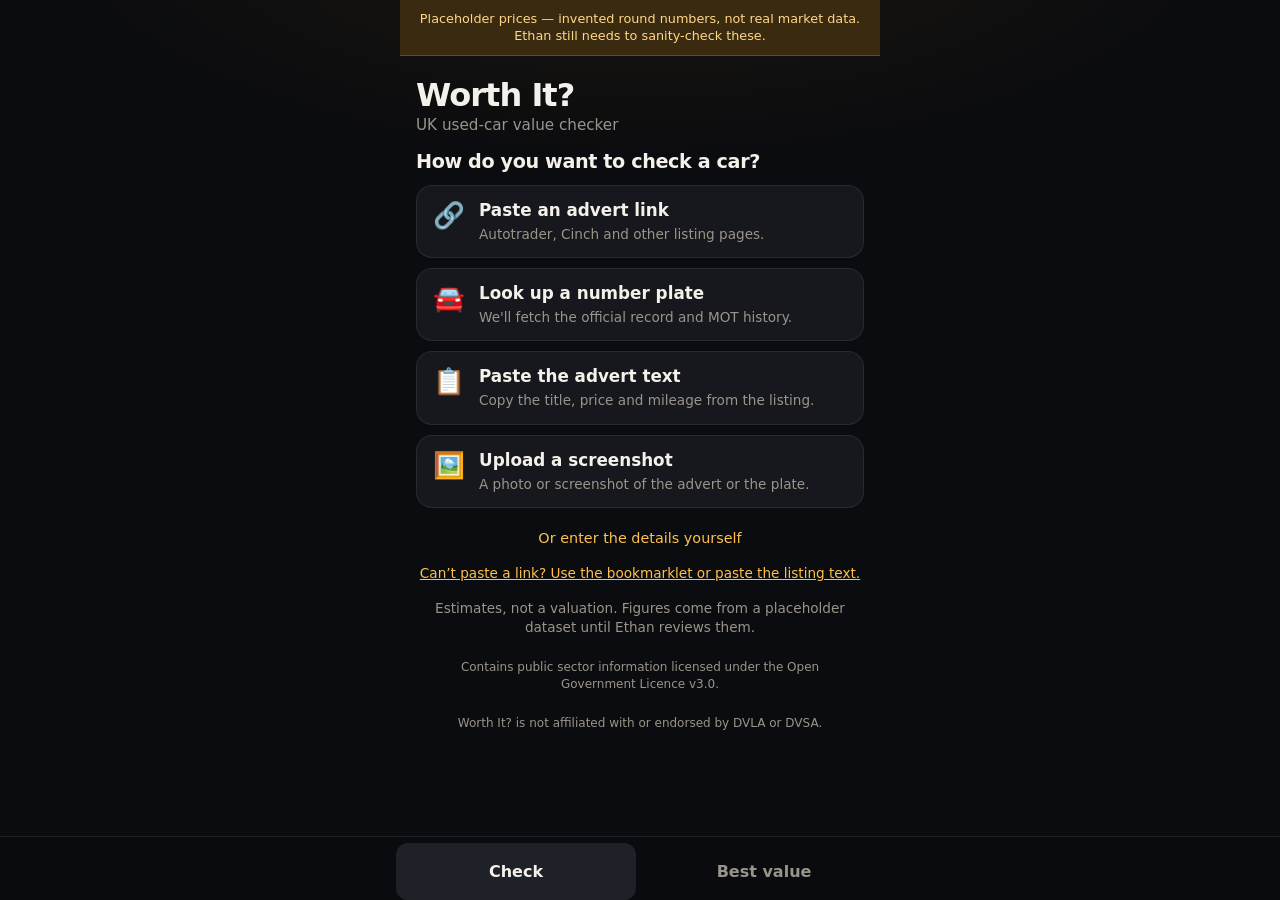
<file: index.html>
<!DOCTYPE html>
<html lang="en-GB">
<head>
  <meta charset="utf-8">
  <meta name="robots" content="noindex,nofollow">
  <meta name="viewport" content="width=device-width, initial-scale=1, viewport-fit=cover">
  <meta name="theme-color" content="#0b0c0f">
  <meta name="description" content="Paste a UK used-car listing and find out if it's worth it. Estimates, not a valuation. Placeholder data until reviewed.">
  <title>Worth It?</title>
  <link rel="manifest" href="./manifest.webmanifest">
  <link rel="icon" type="image/png" sizes="192x192" href="./icons/icon-192.png">
  <link rel="apple-touch-icon" href="./icons/icon-192.png">
  <link rel="stylesheet" href="./styles.css">
</head>
<body>
  <div class="app">
    <header class="top">
      <p id="data-banner" class="banner" role="status">
        Placeholder prices — invented round numbers, not real market data. Ethan still needs to sanity-check these.
      </p>
      <p id="data-freshness" class="freshness" hidden></p>
      <div class="brand">
        <h1>Worth It?</h1>
        <p class="tag">UK used-car value checker</p>
      </div>
    </header>

    <main id="tab-check" class="panel">
      <section id="home-screen" class="home-screen">
        <h2 id="home-heading" class="home-heading">How do you want to check a car?</h2>
        <div id="home-options" class="home-options">
          <button type="button" class="home-option" data-home-option="link">
            <span class="home-option-icon" aria-hidden="true">🔗</span>
            <span class="home-option-copy">
              <span class="home-option-label">Paste an advert link</span>
              <span class="home-option-hint">Autotrader, Cinch and other listing pages.</span>
            </span>
          </button>
          <button type="button" class="home-option" data-home-option="plate">
            <span class="home-option-icon" aria-hidden="true">🚘</span>
            <span class="home-option-copy">
              <span class="home-option-label">Look up a number plate</span>
              <span class="home-option-hint">We'll fetch the official record and MOT history.</span>
            </span>
          </button>
          <button type="button" class="home-option" data-home-option="text">
            <span class="home-option-icon" aria-hidden="true">📋</span>
            <span class="home-option-copy">
              <span class="home-option-label">Paste the advert text</span>
              <span class="home-option-hint">Copy the title, price and mileage from the listing.</span>
            </span>
          </button>
          <button type="button" class="home-option" data-home-option="screenshot">
            <span class="home-option-icon" aria-hidden="true">🖼️</span>
            <span class="home-option-copy">
              <span class="home-option-label">Upload a screenshot</span>
              <span class="home-option-hint">A photo or screenshot of the advert or the plate.</span>
            </span>
          </button>
        </div>
        <p class="home-manual">
          <button type="button" id="enter-details-btn" class="text-btn">Or enter the details yourself</button>
        </p>
        <p class="import-help-link"><a href="./import-help.html">Can’t paste a link? Use the bookmarklet or paste the listing text.</a></p>
      </section>

      <p id="check-back-wrap" class="check-back-wrap" hidden>
        <button type="button" id="check-back" class="btn ghost back-btn">Back</button>
      </p>

      <section id="url-import" class="card" hidden>
        <h2>Paste an advert link</h2>
        <label class="field">
          <span>Listing link</span>
          <input id="listing-url" type="url" inputmode="url" autocomplete="off" placeholder="https://…">
        </label>
        <button type="button" id="fetch-url-btn" class="btn primary">Look up this link</button>
        <p id="url-status" class="status" hidden></p>
      </section>

      <section id="plate-lookup" class="card plate-lookup" hidden>
        <h2 id="plate-lookup-heading">Add the reg for more accurate checks</h2>
        <p id="plate-found-banner" class="plate-found" hidden>
          <span id="plate-found-label">Plate found</span>
          <span class="plate-found-actions">
            <button type="button" id="plate-edit-btn" class="btn ghost small">Edit</button>
            <button type="button" id="plate-remove-btn" class="btn ghost small">Remove</button>
          </span>
        </p>
        <div id="plate-choices" class="plate-choices" hidden>
          <p class="hint">Which plate should we look up?</p>
          <div id="plate-choice-buttons" class="plate-choice-buttons"></div>
        </div>
        <label class="field" id="plate-entry-field">
          <span id="plate-field-label">Number plate</span>
          <input id="vehicle-reg" type="text" inputmode="text" autocomplete="off" autocapitalize="characters" spellcheck="false" maxlength="10" placeholder="e.g. AB12 CDE">
        </label>
        <p class="hint privacy-note">The plate is sent to our lookup service to fetch official vehicle data. It is not stored.</p>
        <button type="button" id="lookup-plate-btn" class="btn primary">Look up this plate</button>
        <p id="plate-status" class="status" hidden></p>
      </section>

      <section id="text-import" class="card" hidden>
        <h2>Paste the advert text</h2>
        <label class="field">
          <span>Advert text</span>
          <textarea id="listing-text" rows="5" placeholder="e.g. 2018 Ford Fiesta 1.0 EcoBoost, 42,000 miles, manual, £8,495"></textarea>
        </label>
        <p id="paste-status" class="status" hidden></p>
        <button type="button" id="parse-text-btn" class="btn primary">Read this text</button>
        <p class="hint">We'll fill the boxes if the year, mileage and price are obvious. Unknowns stay blank so you can fill them in.</p>
      </section>

      <section id="screenshot-import" class="card" hidden>
        <h2>Upload a screenshot</h2>
        <div id="screenshot-field" class="field screenshot-field">
          <span id="screenshot-label">Add a screenshot of the listing</span>
          <input id="listing-screenshot" class="sr-only" type="file" accept="image/*" aria-labelledby="screenshot-label">
          <label for="listing-screenshot" class="btn secondary file-btn">Choose a screenshot</label>
          <p id="screenshot-filename" class="hint file-name" hidden></p>
        </div>
        <p id="screenshot-status" class="status" hidden></p>
        <p class="hint">A photo or screenshot of the advert or the number plate is fine.</p>
      </section>

      <div id="details-flow" hidden>
      <section id="fallback-options" class="card fallback-options" hidden>
        <p id="fallback-message" class="hint"></p>
        <div class="fallback-actions">
          <button type="button" class="btn secondary" data-fallback-option="plate">Look up a number plate</button>
          <button type="button" class="btn secondary" data-fallback-option="text">Paste the advert text</button>
          <button type="button" class="btn secondary" data-fallback-option="screenshot">Upload a screenshot</button>
        </div>
      </section>

      <section id="vehicle-card" class="card vehicle-card" hidden></section>

      <section id="confirm" class="card confirm" hidden>
        <h2>Is this right?</h2>
        <p class="hint">Have a quick look and fix anything we've got wrong before we score it.</p>
        <p id="confirm-source" class="hint"></p>
        <div id="confirm-mismatch" class="confirm-mismatch" hidden></div>
        <div class="confirm-actions">
          <button type="button" id="confirm-btn" class="btn primary">Looks right — check it</button>
          <button type="button" id="confirm-cancel" class="btn ghost">Enter the details myself</button>
        </div>
        <ul id="confirm-fields" class="confirm-fields"></ul>
      </section>

      <form id="checker-form" class="card" novalidate>
        <h2 class="sr-only">Check a car</h2>
        <p class="hint">Have a check of the details and fill in anything that's missing, then tap Check.</p>

        <label class="field" data-field="model">
          <span>Make &amp; model</span>
          <input id="model-search" type="search" autocomplete="off" placeholder="Search make or model" aria-autocomplete="list" aria-controls="model-results">
        </label>
        <ul id="model-results" class="typeahead" hidden role="listbox"></ul>
        <p id="model-chosen" class="chosen" hidden></p>
        <input type="hidden" id="model-id" value="">

        <div class="grid two">
          <label class="field" data-field="year">
            <span>Year</span>
            <input id="year" type="number" inputmode="numeric" min="1990" max="2027" placeholder="2018">
          </label>
          <label class="field" data-field="mileage">
            <span>Mileage</span>
            <input id="mileage" type="number" inputmode="numeric" min="0" step="1" placeholder="42000">
          </label>
        </div>

        <div class="grid two">
          <label class="field" data-field="engine">
            <span>Engine</span>
            <input id="engine" type="text" list="engine-list" placeholder="e.g. 1.0 EcoBoost" autocomplete="off">
            <datalist id="engine-list"></datalist>
          </label>
          <label class="field" data-field="fuel">
            <span>Fuel</span>
            <select id="fuel">
              <option value="">Select</option>
            </select>
          </label>
        </div>

        <div class="grid two">
          <label class="field" data-field="gearbox">
            <span>Gearbox</span>
            <select id="gearbox">
              <option value="">Select</option>
              <option value="manual">Manual</option>
              <option value="auto">Automatic</option>
            </select>
          </label>
          <label class="field" data-field="price">
            <span>Asking price (£)</span>
            <input id="asking" type="number" inputmode="decimal" min="0" step="1" placeholder="8495">
          </label>
        </div>

        <p id="form-error" class="error" hidden></p>
        <button type="submit" id="check-btn" class="btn primary">Check</button>
      </form>


      <section id="result" class="result" hidden>
        <p id="result-tagline" class="tagline"></p>
        <p id="result-verdict" class="verdict-label"></p>
        <p id="result-score" class="score" aria-live="polite"></p>
        <p id="result-score-caption" class="score-caption">Value Score</p>
        <p id="result-caution" class="result-caution" hidden></p>
        <p id="result-range" class="range"></p>
        <p id="result-delta" class="delta"></p>
        <p id="result-car" class="result-car"></p>
        <p id="result-mot" class="result-mot" hidden></p>

        <div class="result-actions">
          <button type="button" id="share-btn" class="btn primary" hidden>Share</button>
          <button type="button" id="download-card-btn" class="btn secondary" hidden>Download PNG</button>
          <button type="button" id="challenge-btn" class="btn secondary">Challenge a mate</button>
        </div>
        <p id="challenge-status" class="status" hidden></p>

        <section id="questions-block" class="questions">
          <div class="questions-head">
            <h2>Questions to ask the garage</h2>
            <div class="q-actions">
              <button type="button" id="copy-questions" class="btn ghost small">Copy</button>
              <button type="button" id="share-questions" class="btn ghost small" hidden>Share</button>
            </div>
          </div>
          <p id="questions-label" class="questions-label"></p>
          <ol id="questions-list"></ol>
        </section>
      </section>

      </div>

      <p id="disclaimer" class="disclaimer">Estimates, not a valuation. Figures come from a placeholder dataset until Ethan reviews them.</p>
      <footer class="app-footer">
        <p id="ogl-attribution" class="disclaimer ogl-line">Contains public sector information licensed under the Open Government Licence v3.0.</p>
        <p class="disclaimer ogl-line">Worth It? is not affiliated with or endorsed by DVLA or DVSA.</p>
      </footer>
    </main>

    <section id="tab-best" class="panel" hidden>
      <form id="best-form" class="card" novalidate>
        <h2>Best value</h2>
        <p class="hint" id="best-method">We'll price a typical example of each model inside your limits and rank the five you can still afford, most car first. Estimates only; placeholder models are flagged.</p>
        <label class="field">
          <span>Budget (£)</span>
          <input id="best-budget" type="number" inputmode="decimal" min="1" step="1" placeholder="10000" required>
        </label>
        <div class="grid two">
          <label class="field">
            <span>Body type</span>
            <select id="best-body">
              <option value="">Any</option>
              <option value="hatchback">Hatchback</option>
              <option value="estate">Estate</option>
              <option value="suv">SUV</option>
              <option value="saloon">Saloon</option>
              <option value="convertible">Convertible</option>
              <option value="van">Van</option>
            </select>
          </label>
          <label class="field">
            <span>Fuel</span>
            <select id="best-fuel">
              <option value="">Any</option>
              <option value="petrol">Petrol</option>
              <option value="diesel">Diesel</option>
              <option value="hybrid">Hybrid</option>
              <option value="phev">Plug-in hybrid</option>
              <option value="electric">Electric</option>
            </select>
          </label>
        </div>
        <div class="grid two">
          <label class="field">
            <span>Max age (years)</span>
            <input id="best-age" type="number" inputmode="numeric" min="0" step="1" placeholder="8" value="8">
          </label>
          <label class="field">
            <span>Max mileage</span>
            <input id="best-miles" type="number" inputmode="numeric" min="0" step="1" placeholder="80000" value="80000">
          </label>
        </div>
        <button type="submit" id="best-btn" class="btn primary">Show best value</button>
      </form>
      <p id="best-empty" class="card empty-results" hidden></p>
      <ol id="best-results" class="best-results" hidden></ol>
    </section>

    <div id="install-banner" class="install-banner" hidden>
      <p id="install-text">Add Worth It? to your home screen for a quicker check next time.</p>
      <div class="install-actions">
        <button type="button" id="install-btn" class="btn primary small">Add</button>
        <button type="button" id="install-dismiss" class="btn ghost small">Not now</button>
      </div>
    </div>

    <nav class="tabbar" aria-label="Main">
      <button type="button" class="tab active" data-tab="check">Check</button>
      <button type="button" class="tab" data-tab="best">Best value</button>
    </nav>
  </div>
  <script type="module" src="./app.js"></script>
</body>
</html>
</file>
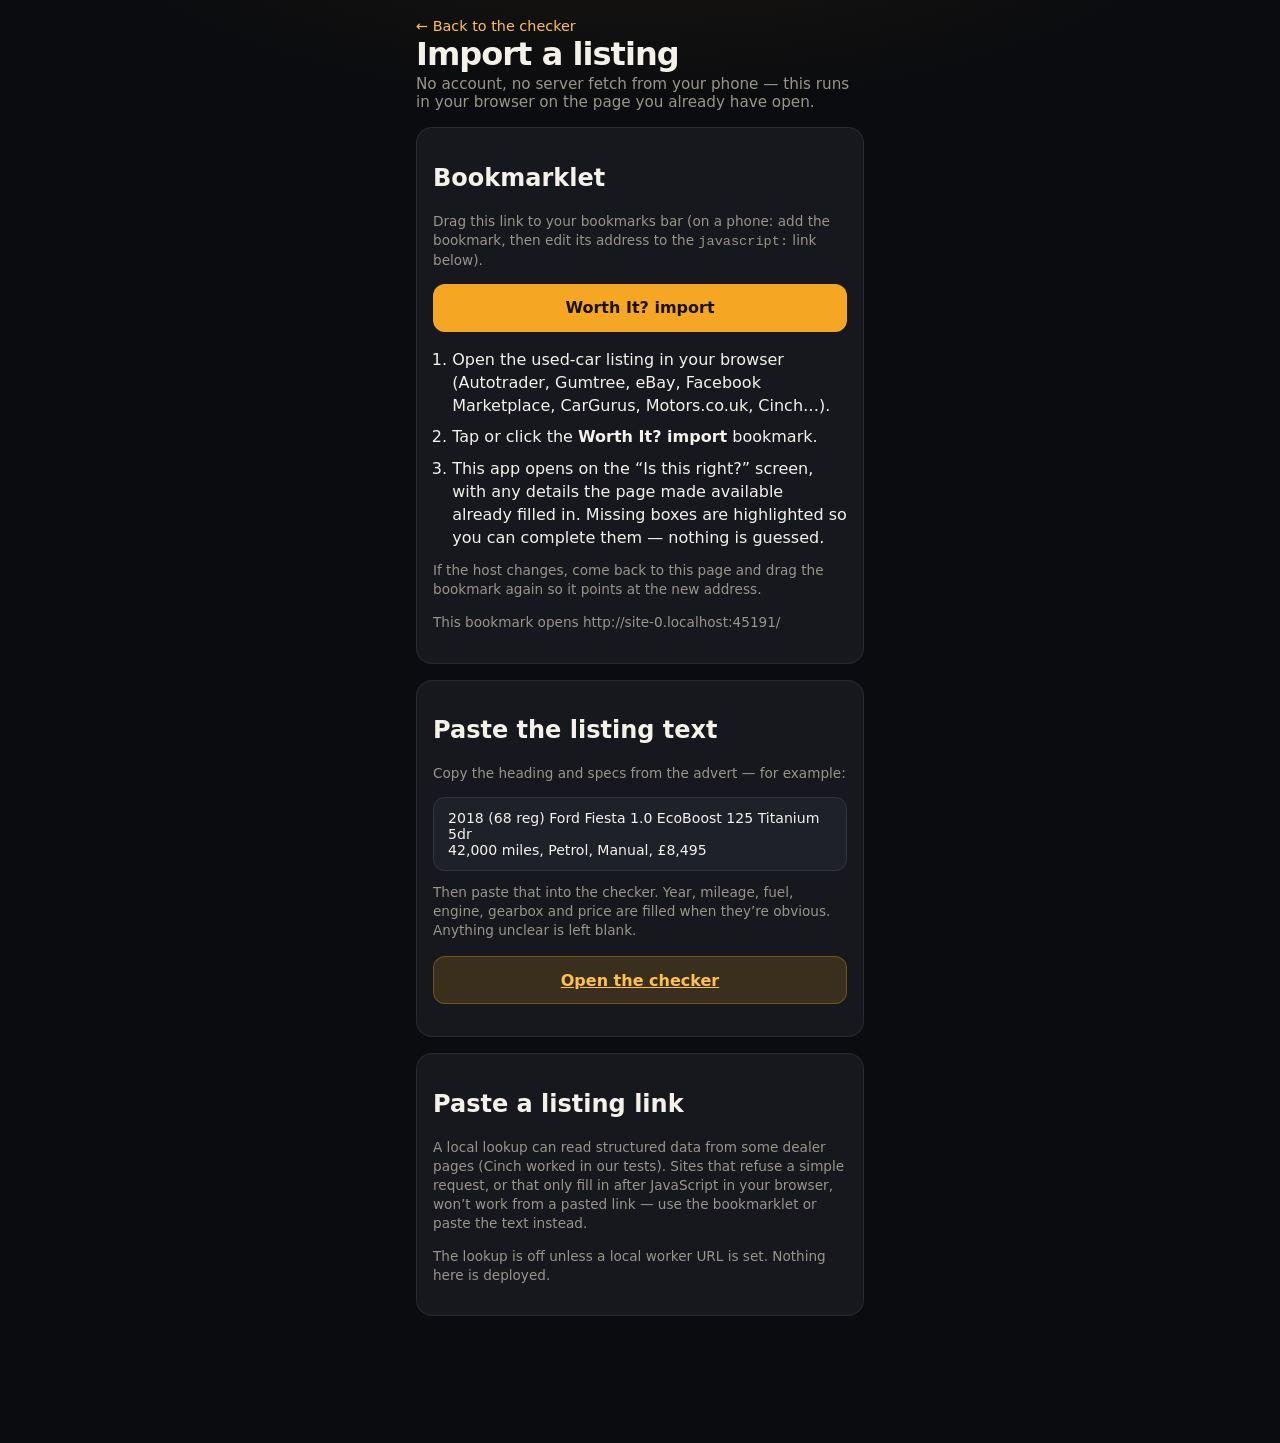
<file: import-help.html>
<!DOCTYPE html>
<html lang="en-GB">
<head>
  <meta charset="utf-8">
  <meta name="viewport" content="width=device-width, initial-scale=1, viewport-fit=cover">
  <meta name="theme-color" content="#0b0c0f">
  <meta name="description" content="Import a UK used-car listing into Worth It? with a bookmarklet or by pasting the listing text.">
  <title>Import a listing — Worth It?</title>
  <link rel="manifest" href="./manifest.webmanifest">
  <link rel="icon" type="image/png" sizes="192x192" href="./icons/icon-192.png">
  <link rel="stylesheet" href="./styles.css">
</head>
<body>
  <div class="app">
    <header class="top">
      <div class="brand">
        <p class="back"><a href="./index.html">← Back to the checker</a></p>
        <h1>Import a listing</h1>
        <p class="tag">No account, no server fetch from your phone — this runs in your browser on the page you already have open.</p>
      </div>
    </header>

    <main class="panel">
      <section class="card">
        <h2>Bookmarklet</h2>
        <p class="hint">Drag this link to your bookmarks bar (on a phone: add the bookmark, then edit its address to the <code>javascript:</code> link below).</p>
        <p class="bookmarklet-wrap">
          <a id="bookmarklet" class="btn primary bookmarklet" href="#">Worth It? import</a>
        </p>
        <ol class="steps">
          <li>Open the used-car listing in your browser (Autotrader, Gumtree, eBay, Facebook Marketplace, CarGurus, Motors.co.uk, Cinch…).</li>
          <li>Tap or click the <strong>Worth It? import</strong> bookmark.</li>
          <li>This app opens on the “Is this right?” screen, with any details the page made available already filled in. Missing boxes are highlighted so you can complete them — nothing is guessed.</li>
        </ol>
        <p class="hint">If the host changes, come back to this page and drag the bookmark again so it points at the new address.</p>
        <p id="bookmarklet-status" class="hint" hidden></p>
      </section>

      <section class="card">
        <h2>Paste the listing text</h2>
        <p class="hint">Copy the heading and specs from the advert — for example:</p>
        <pre class="example">2018 (68 reg) Ford Fiesta 1.0 EcoBoost 125 Titanium 5dr
42,000 miles, Petrol, Manual, £8,495</pre>
        <p class="hint">Then paste that into the checker. Year, mileage, fuel, engine, gearbox and price are filled when they’re obvious. Anything unclear is left blank.</p>
        <p><a class="btn secondary" href="./index.html">Open the checker</a></p>
      </section>

      <section class="card">
        <h2>Paste a listing link</h2>
        <p class="hint">A local lookup can read structured data from some dealer pages (Cinch worked in our tests). Sites that refuse a simple request, or that only fill in after JavaScript in your browser, won’t work from a pasted link — use the bookmarklet or paste the text instead.</p>
        <p class="hint">The lookup is off unless a local worker URL is set. Nothing here is deployed.</p>
      </section>
    </main>
  </div>
  <script type="module">
    import { APP_URL } from './src/config.js';
    import { bookmarkletHref } from './src/bookmarklet.js';

    const path = window.location.pathname.replace(/import-help\.html$/i, '').replace(/\/?$/, '/');
    const base = APP_URL || (window.location.origin + path);
    const href = bookmarkletHref(base);
    const link = document.getElementById('bookmarklet');
    link.href = href;
    const status = document.getElementById('bookmarklet-status');
    status.hidden = false;
    status.textContent = 'This bookmark opens ' + base;
  </script>
</body>
</html>
</file>
<file: styles.css>
:root {
  --bg: #0b0c0f;
  --bg-elev: #16181d;
  --bg-elev-2: #1e2128;
  --line: rgba(255, 255, 255, 0.08);
  --text: #f4f1ea;
  --muted: #9a958a;
  --amber: #f5a623;
  --amber-bright: #ffc14d;
  --amber-dim: rgba(245, 166, 35, 0.16);
  --green: #3dd68c;
  --green-dim: rgba(61, 214, 140, 0.18);
  --red: #ff6b4a;
  --red-dim: rgba(255, 107, 74, 0.16);
  --danger: #ff5c5c;
  --tabbar-h: 64px;
  --radius: 16px;
  font-family: "Segoe UI", "Helvetica Neue", system-ui, -apple-system, sans-serif;
}

* { box-sizing: border-box; }

html, body {
  margin: 0;
  background: var(--bg);
  color: var(--text);
  min-height: 100%;
}

body {
  background:
    radial-gradient(1200px 500px at 50% -10%, rgba(245, 166, 35, 0.08), transparent 50%),
    var(--bg);
}

html {
  scroll-padding-bottom: calc(var(--tabbar-h) + 24px + env(safe-area-inset-bottom));
}

.app {
  max-width: 480px;
  margin: 0 auto;
  padding: 0 16px calc(var(--tabbar-h) + 48px + env(safe-area-inset-bottom));
  min-height: 100dvh;
}

.top { padding-top: env(safe-area-inset-top); }

.banner {
  margin: 0 -16px 16px;
  padding: 10px 16px;
  background: #3a2a10;
  color: #ffd789;
  font-size: 0.8rem;
  line-height: 1.35;
  text-align: center;
  border-bottom: 1px solid rgba(245, 166, 35, 0.25);
}

.freshness {
  margin: -8px -16px 16px;
  padding: 8px 16px 10px;
  color: var(--muted);
  font-size: 0.78rem;
  line-height: 1.35;
  text-align: center;
}
.banner[hidden] + .freshness { margin-top: 0; padding-top: 10px; }

.brand { padding: 4px 0 16px; }
.brand h1 {
  margin: 0;
  font-size: 2rem;
  letter-spacing: -0.03em;
  font-weight: 750;
}
.brand .tag {
  margin: 2px 0 0;
  color: var(--muted);
  font-size: 0.95rem;
}

.card, .result, .coming-soon {
  background: var(--bg-elev);
  border: 1px solid var(--line);
  border-radius: var(--radius);
  padding: 16px;
  margin-bottom: 16px;
}

.field { display: flex; flex-direction: column; gap: 6px; margin-bottom: 12px; }
.field span {
  font-size: 0.78rem;
  letter-spacing: 0.04em;
  text-transform: uppercase;
  color: var(--muted);
  font-weight: 600;
}

input, textarea, select {
  width: 100%;
  background: var(--bg-elev-2);
  color: var(--text);
  border: 1px solid var(--line);
  border-radius: 12px;
  padding: 12px 14px;
  font: inherit;
  font-size: 1rem;
  min-height: 48px;
}

textarea { min-height: 84px; resize: vertical; }

input:focus, textarea:focus, select:focus {
  outline: 2px solid var(--amber);
  outline-offset: 1px;
  border-color: var(--amber);
}

.hint, .disclaimer, .status {
  color: var(--muted);
  font-size: 0.85rem;
  line-height: 1.4;
  margin: 0 0 14px;
}

.disclaimer { text-align: center; padding: 0 8px 8px; }

.grid.two {
  display: grid;
  grid-template-columns: 1fr 1fr;
  gap: 10px;
}

.btn {
  display: inline-flex;
  align-items: center;
  justify-content: center;
  gap: 8px;
  width: 100%;
  min-height: 48px;
  border-radius: 12px;
  border: 1px solid transparent;
  font: inherit;
  font-weight: 650;
  cursor: pointer;
  padding: 12px 16px;
}

.btn.primary { background: var(--amber); color: #1a1204; }
.btn.primary:hover { background: var(--amber-bright); }
.btn.secondary {
  background: var(--amber-dim);
  color: var(--amber-bright);
  border-color: rgba(245, 166, 35, 0.3);
}
.btn.ghost {
  background: transparent;
  color: var(--text);
  border-color: var(--line);
  margin-top: 8px;
}
.btn.small { width: auto; min-height: 36px; padding: 6px 12px; font-size: 0.85rem; }
.btn:disabled { opacity: 0.45; cursor: not-allowed; }

.error { color: var(--danger); font-size: 0.9rem; margin: 0 0 12px; }
.chosen { margin: -4px 0 12px; color: var(--amber-bright); font-weight: 600; }

.typeahead {
  list-style: none;
  margin: -8px 0 12px;
  padding: 6px;
  background: var(--bg-elev-2);
  border: 1px solid var(--line);
  border-radius: 12px;
  max-height: 220px;
  overflow: auto;
}
.typeahead button {
  width: 100%;
  text-align: left;
  background: transparent;
  color: var(--text);
  border: 0;
  border-radius: 8px;
  padding: 10px 12px;
  font: inherit;
  cursor: pointer;
}
.typeahead button:hover, .typeahead button[aria-selected="true"] { background: var(--amber-dim); }

.result { text-align: center; padding: 24px 16px 16px; }
.result .tagline {
  margin: 0 0 4px;
  font-size: 1.35rem;
  font-weight: 700;
}
.result .verdict-label {
  margin: 0;
  letter-spacing: 0.14em;
  text-transform: uppercase;
  font-size: 0.75rem;
  color: var(--muted);
  font-weight: 700;
}
.result .score {
  margin: 4px 0 0;
  font-size: 5rem;
  line-height: 1;
  font-weight: 800;
  letter-spacing: -0.04em;
}
.result .score-caption { margin: 0 0 16px; color: var(--muted); font-size: 0.85rem; }
.result-caution {
  margin: 0 0 16px;
  padding: 10px 12px;
  background: #3a2a10;
  color: #ffd789;
  border-radius: 10px;
  font-size: 0.85rem;
  line-height: 1.4;
  font-weight: 600;
}
.result.is-placeholder {
  box-shadow: 0 0 0 1px rgba(245, 166, 35, 0.45);
  border-color: rgba(245, 166, 35, 0.45);
}
.chosen.is-draft::after {
  content: "Draft price";
  display: inline-block;
  margin-left: 8px;
  padding: 1px 6px;
  border-radius: 6px;
  background: #3a2a10;
  color: #ffd789;
  font-size: 0.7rem;
  font-weight: 700;
  letter-spacing: 0.02em;
  vertical-align: middle;
}
.chosen.is-placeholder::after {
  content: "Placeholder price";
  display: inline-block;
  margin-left: 8px;
  padding: 1px 6px;
  border-radius: 6px;
  background: #3a2a10;
  color: #ffd789;
  font-size: 0.7rem;
  font-weight: 700;
  letter-spacing: 0.02em;
  vertical-align: middle;
}
.result .range, .result .delta { margin: 0 0 6px; font-size: 1.05rem; }
.result .delta { font-weight: 650; }
.result-car { color: var(--muted); margin: 8px 0 16px; font-size: 0.95rem; }

.result.tone-positive {
  box-shadow: 0 0 0 1px rgba(61, 214, 140, 0.45), 0 0 48px rgba(61, 214, 140, 0.22);
  border-color: rgba(61, 214, 140, 0.45);
}
.result.tone-positive .score, .result.tone-positive .tagline { color: var(--green); }

.result.tone-positive-soft {
  box-shadow: 0 0 0 1px rgba(61, 214, 140, 0.25);
  border-color: rgba(61, 214, 140, 0.25);
}
.result.tone-positive-soft .score { color: var(--green); }

.result.tone-warning {
  box-shadow: 0 0 0 1px rgba(255, 107, 74, 0.5), 0 0 48px rgba(255, 107, 74, 0.2);
  border-color: rgba(255, 107, 74, 0.5);
}
.result.tone-warning .score, .result.tone-warning .tagline { color: var(--red); }
.result.tone-warning .verdict-label { color: var(--red); }

.result.tone-neutral .score { color: var(--amber-bright); }

.result-actions { display: grid; grid-template-columns: 1fr; gap: 8px; margin: 16px 0; }
.result-actions #challenge-btn { grid-column: 1 / -1; }

.questions {
  text-align: left;
  margin-top: 8px;
  padding-top: 16px;
  border-top: 1px solid var(--line);
}
.questions-head {
  display: flex;
  align-items: center;
  justify-content: space-between;
  gap: 8px;
  margin-bottom: 6px;
}
.questions h2 { margin: 0; font-size: 1.05rem; }
.q-actions { display: flex; gap: 6px; }
.q-actions .btn { margin: 0; }
.questions-label {
  color: var(--amber-bright);
  font-size: 0.85rem;
  margin: 0 0 10px;
  line-height: 1.35;
}
.questions-label:empty { display: none; }
.questions ol {
  margin: 0;
  padding-left: 1.2rem;
}
.questions li { margin: 0 0 10px; line-height: 1.4; }
.questions li .badge {
  display: inline-block;
  margin-left: 6px;
  padding: 1px 6px;
  border-radius: 6px;
  background: #3a2a10;
  color: #ffd789;
  font-size: 0.7rem;
  font-weight: 700;
  letter-spacing: 0.02em;
  vertical-align: middle;
}

.coming-soon { text-align: center; margin-top: 24px; }
.soon-chip, .tab .soon {
  display: inline-block;
  background: var(--amber-dim);
  color: var(--amber-bright);
  border-radius: 999px;
  padding: 2px 8px;
  font-size: 0.7rem;
  font-weight: 700;
  letter-spacing: 0.04em;
  text-transform: uppercase;
}

.tabbar {
  position: fixed;
  left: 0; right: 0; bottom: 0;
  height: calc(var(--tabbar-h) + env(safe-area-inset-bottom));
  padding: 6px 16px env(safe-area-inset-bottom);
  background: rgba(11, 12, 15, 0.94);
  border-top: 1px solid var(--line);
  display: flex;
  justify-content: center;
  gap: 8px;
  backdrop-filter: blur(12px);
}
.tabbar .tab {
  flex: 1;
  max-width: 240px;
  min-height: 48px;
  background: transparent;
  color: var(--muted);
  border: 0;
  border-radius: 12px;
  font: inherit;
  font-weight: 650;
  cursor: pointer;
}
.tabbar .tab.active { background: var(--bg-elev-2); color: var(--text); }

.sr-only {
  position: absolute;
  width: 1px;
  height: 1px;
  padding: 0;
  margin: -1px;
  overflow: hidden;
  clip: rect(0 0 0 0);
  white-space: nowrap;
  border: 0;
}

.status[data-kind="ok"] { color: var(--green); }
.status[data-kind="err"] { color: var(--danger); }

@media (min-width: 420px) {
  .result-actions:not(:has(#share-btn[hidden])) { grid-template-columns: 1fr 1fr; }
}

/* Ensure the hidden attribute wins over .btn { display: inline-flex } */
[hidden] { display: none !important; }


.import-help-link {
  margin: -4px 0 16px;
  text-align: center;
  font-size: 0.85rem;
  line-height: 1.4;
}
.import-help-link a { color: var(--amber-bright); }

.back { margin: 12px 0 0; }
.back a { color: var(--amber-bright); text-decoration: none; font-size: 0.9rem; }

.steps { margin: 0 0 12px; padding-left: 1.2rem; color: var(--text); line-height: 1.45; }
.steps li { margin: 0 0 8px; }

.example {
  background: var(--bg-elev-2);
  border: 1px solid var(--line);
  border-radius: 12px;
  padding: 12px 14px;
  font: inherit;
  font-size: 0.88rem;
  white-space: pre-wrap;
  color: var(--text);
  margin: 0 0 12px;
}

.bookmarklet-wrap { margin: 0 0 16px; }
a.bookmarklet { text-decoration: none; }

.confirm-fields {
  list-style: none;
  margin: 0 0 16px;
  padding: 0;
}
.confirm-fields li {
  display: flex;
  flex-wrap: wrap;
  align-items: baseline;
  gap: 6px 10px;
  padding: 8px 0;
  border-bottom: 1px solid var(--line);
  font-size: 0.95rem;
}
.confirm-fields li:last-child { border-bottom: 0; }
.confirm-fields .cf-label {
  flex: 0 0 7.5rem;
  color: var(--muted);
  font-size: 0.75rem;
  letter-spacing: 0.04em;
  text-transform: uppercase;
  font-weight: 600;
}
.confirm-fields .cf-value { font-weight: 650; }
.confirm-fields .cf-source { color: var(--muted); font-size: 0.8rem; width: 100%; padding-left: 0; }
.confirm-fields li.is-missing .cf-value { color: var(--amber-bright); }
.confirm-fields li.is-low .cf-value { color: var(--amber-bright); }

.field.is-missing input,
.field.is-missing select,
.field.is-missing textarea {
  border-color: var(--amber);
  box-shadow: 0 0 0 1px rgba(245, 166, 35, 0.45);
}
.field.is-low input,
.field.is-low select,
.field.is-low textarea {
  border-color: rgba(245, 166, 35, 0.7);
}
.field.is-missing > span::after,
.field.is-low > span::after {
  letter-spacing: 0;
  text-transform: none;
  font-weight: 600;
  margin-left: 6px;
  color: var(--amber-bright);
}
.field.is-missing > span::after { content: "— needed"; }
.field.is-low > span::after { content: "— check"; }


/* Clear the fixed tab bar so the last confirm row and garage question stay visible */
#tab-check,
#tab-best { padding-bottom: 32px; }
#confirm,
#questions-block {
  scroll-margin-bottom: calc(var(--tabbar-h) + 16px + env(safe-area-inset-bottom));
}
#questions-block { padding-bottom: 8px; }
#confirm .confirm-fields { margin-bottom: 8px; }

/* Best-value tab, install hint */
.best-results {
  list-style: none;
  margin: 0 0 28px;
  padding: 0 0 8px;
}
.best-results li {
  background: var(--bg-elev);
  border: 1px solid var(--line);
  border-radius: var(--radius);
  padding: 14px 16px;
  margin: 0 0 10px;
}
.best-results h3 { margin: 0 0 4px; font-size: 1.05rem; }
.best-results .price { font-weight: 700; color: var(--amber-bright); margin: 0 0 4px; }
.best-results .meta { color: var(--muted); font-size: 0.9rem; margin: 0; }
.best-results .ph {
  display: inline-block;
  margin-left: 8px;
  padding: 1px 6px;
  border-radius: 6px;
  background: #3a2a10;
  color: #ffd789;
  font-size: 0.7rem;
  font-weight: 700;
  letter-spacing: 0.02em;
  vertical-align: middle;
}
.empty-results { text-align: center; color: var(--muted); }
.install-banner {
  position: fixed;
  left: 12px;
  right: 12px;
  bottom: calc(var(--tabbar-h) + 12px + env(safe-area-inset-bottom));
  max-width: 456px;
  margin: 0 auto;
  background: var(--bg-elev);
  border: 1px solid rgba(245, 166, 35, 0.35);
  border-radius: 14px;
  padding: 12px 14px;
  box-shadow: 0 8px 32px rgba(0,0,0,0.4);
  z-index: 20;
}
.install-banner p { margin: 0 0 10px; font-size: 0.9rem; line-height: 1.4; }
.install-actions { display: flex; gap: 8px; }
.install-actions .btn { width: auto; flex: 1; margin: 0; }

.screenshot-field { position: relative; }
.screenshot-field .file-btn {
  margin: 0;
  text-transform: none;
  letter-spacing: 0;
  font-size: 1rem;
  font-weight: 650;
  color: var(--amber-bright);
}
#listing-screenshot:focus + .file-btn,
#listing-screenshot:focus-visible + .file-btn {
  outline: 2px solid var(--amber);
  outline-offset: 1px;
}
.screenshot-field .file-name {
  margin: 4px 0 0;
}

.chosen.is-unknown {
  color: var(--text);
  font-weight: 600;
}


/* Number plate lookup and official vehicle card */
.plate-lookup h2,
.vehicle-card h2 {
  margin: 0 0 10px;
  font-size: 1.15rem;
}
.privacy-note { margin-top: -4px; }
.vehicle-title { letter-spacing: -0.02em; }
.vehicle-badges {
  display: flex;
  flex-wrap: wrap;
  gap: 8px;
  margin: 0 0 10px;
}
.vehicle-card .badge {
  display: inline-block;
  padding: 4px 8px;
  border-radius: 999px;
  font-size: 0.75rem;
  font-weight: 700;
  letter-spacing: 0.02em;
  background: var(--bg-elev-2);
  color: var(--text);
  border: 1px solid var(--line);
}
.vehicle-card .badge.is-ok {
  background: var(--green-dim);
  color: var(--green);
  border-color: rgba(61, 214, 140, 0.35);
}
.vehicle-card .badge.is-bad {
  background: var(--red-dim);
  color: var(--red);
  border-color: rgba(255, 107, 74, 0.35);
}
.vehicle-summary {
  margin: 0 0 12px;
  color: var(--muted);
  font-size: 0.9rem;
}
.vehicle-facts {
  display: grid;
  grid-template-columns: 1fr 1fr;
  gap: 8px 12px;
  margin: 0 0 14px;
}
.vehicle-facts .v-detail { margin: 0; }
.vehicle-facts dt {
  font-size: 0.7rem;
  letter-spacing: 0.04em;
  text-transform: uppercase;
  color: var(--muted);
  font-weight: 600;
}
.vehicle-facts dd { margin: 2px 0 0; font-weight: 650; font-size: 0.95rem; }
.vehicle-sub {
  margin: 16px 0 8px;
  font-size: 0.95rem;
}
.vehicle-flags {
  list-style: none;
  margin: 0 0 12px;
  padding: 0;
}
.vehicle-flag {
  margin: 0 0 8px;
  padding: 10px 12px;
  border-radius: 10px;
  font-size: 0.85rem;
  line-height: 1.4;
  background: var(--bg-elev-2);
  border: 1px solid var(--line);
}
.vehicle-flag.is-warn {
  background: #3a2a10;
  border-color: rgba(245, 166, 35, 0.35);
  color: #ffd789;
}
.vehicle-flag.is-info { color: var(--text); }
.mileage-chart {
  width: 100%;
  height: auto;
  display: block;
  margin: 0 0 8px;
}
.chart-axis { stroke: var(--line); stroke-width: 1; }
.chart-line { stroke: var(--amber); stroke-width: 2; }
.chart-dot.is-pass { fill: var(--green); }
.chart-dot.is-fail { fill: var(--red); }
.chart-label {
  fill: var(--muted);
  font-size: 9px;
  font-family: inherit;
}
.chart-empty, .mot-none { color: var(--muted); font-size: 0.85rem; }
.mot-timeline {
  list-style: none;
  margin: 0 0 12px;
  padding: 0;
  border-left: 2px solid var(--line);
}
.mot-test {
  margin: 0 0 8px;
  padding: 0 0 0 14px;
  position: relative;
}
.mot-test::before {
  content: "";
  position: absolute;
  left: -6px;
  top: 8px;
  width: 10px;
  height: 10px;
  border-radius: 50%;
  background: var(--muted);
}
.mot-test.is-pass::before { background: var(--green); }
.mot-test.is-fail::before { background: var(--red); }
.mot-summary, .mot-test summary {
  font-size: 0.9rem;
  line-height: 1.35;
  cursor: pointer;
}
.mot-test details { margin: 0; }
.defect-list {
  margin: 8px 0 0;
  padding-left: 1.1rem;
  font-size: 0.85rem;
  line-height: 1.4;
}
.defect-type {
  display: inline-block;
  margin-right: 6px;
  padding: 0 6px;
  border-radius: 6px;
  font-size: 0.68rem;
  font-weight: 700;
  letter-spacing: 0.03em;
  background: var(--bg-elev-2);
  color: var(--muted);
}
.defect-type.defect-advisory { color: var(--amber-bright); background: var(--amber-dim); }
.defect-type.defect-minor { color: var(--amber-bright); background: var(--amber-dim); }
.defect-type.defect-major,
.defect-type.defect-fail,
.defect-type.defect-dangerous,
.defect-type.defect-prs { color: var(--red); background: var(--red-dim); }
.ogl-line { font-size: 0.75rem; }
.app-footer { margin: 8px 0 16px; }
#result-mot {
  color: var(--muted);
  font-size: 0.9rem;
  margin: 0 0 8px;
}

.plate-found {
  display: flex;
  flex-wrap: nowrap;
  align-items: center;
  justify-content: space-between;
  gap: 8px;
  margin: 0 0 12px;
  padding: 10px 12px;
  border-radius: 10px;
  background: var(--green-dim);
  border: 1px solid rgba(61, 214, 140, 0.35);
  font-weight: 650;
  white-space: nowrap;
}
#plate-found-label {
  white-space: nowrap;
  overflow: hidden;
  text-overflow: ellipsis;
  min-width: 0;
}
.plate-found-actions { display: flex; gap: 6px; flex-shrink: 0; }
.plate-choices { margin: 0 0 12px; }
.plate-choice-buttons { display: flex; flex-wrap: wrap; gap: 8px; }
.confirm-actions {
  display: grid;
  gap: 8px;
  margin: 12px 0 16px;
}
.confirm-mismatch {
  margin: 0 0 12px;
  padding: 10px 12px;
  border-radius: 10px;
  background: var(--amber-dim);
  border: 1px solid rgba(245, 166, 35, 0.35);
}
.confirm-mismatch .mismatch-warning {
  margin: 0 0 10px;
  font-weight: 650;
  font-size: 0.95rem;
}
.mismatch-row { margin: 0 0 8px; }
.mismatch-row:last-child { margin-bottom: 0; }
.mismatch-label {
  margin: 0 0 6px;
  font-size: 0.7rem;
  letter-spacing: 0.04em;
  text-transform: uppercase;
  color: var(--muted);
  font-weight: 600;
}
.mismatch-pick.is-selected {
  outline: 2px solid var(--amber);
}

/* Home screen: four tappable search options */
.home-heading {
  margin: 0 0 12px;
  font-size: 1.2rem;
  font-weight: 700;
  letter-spacing: -0.02em;
}
.home-options {
  display: grid;
  gap: 10px;
  margin: 0 0 8px;
}
.home-option {
  display: flex;
  align-items: flex-start;
  gap: 14px;
  width: 100%;
  text-align: left;
  background: var(--bg-elev);
  border: 1px solid var(--line);
  border-radius: var(--radius);
  padding: 14px 16px;
  min-height: 72px;
  color: var(--text);
  font: inherit;
  cursor: pointer;
}
.home-option:hover {
  border-color: rgba(245, 166, 35, 0.45);
  background: var(--bg-elev-2);
}
.home-option-icon {
  font-size: 1.6rem;
  line-height: 1.2;
  width: 2rem;
  flex-shrink: 0;
  text-align: center;
}
.home-option-copy {
  display: flex;
  flex-direction: column;
  gap: 4px;
  min-width: 0;
}
.home-option-label {
  font-weight: 700;
  font-size: 1.05rem;
  line-height: 1.25;
}
.home-option-hint {
  color: var(--muted);
  font-size: 0.85rem;
  line-height: 1.35;
  font-weight: 400;
}
.home-manual {
  margin: 4px 0 8px;
  text-align: center;
}
.text-btn {
  background: none;
  border: 0;
  color: var(--amber-bright);
  font: inherit;
  font-size: 0.9rem;
  cursor: pointer;
  min-height: 44px;
  padding: 8px 12px;
}
.check-back-wrap {
  margin: 0 0 12px;
}
.btn.back-btn {
  width: auto;
  min-width: 88px;
  margin: 0;
  padding: 8px 16px;
}

#url-import h2,
#text-import h2,
#screenshot-import h2,
.fallback-options h2 {
  margin: 0 0 10px;
  font-size: 1.15rem;
}

.fallback-actions {
  display: grid;
  gap: 8px;
}
.fallback-options .hint { margin-bottom: 12px; }

.btn:focus-visible,
.home-option:focus-visible,
.tab:focus-visible,
.text-btn:focus-visible,
.file-btn:focus-visible {
  outline: 2px solid var(--amber);
  outline-offset: 2px;
}
</file>
